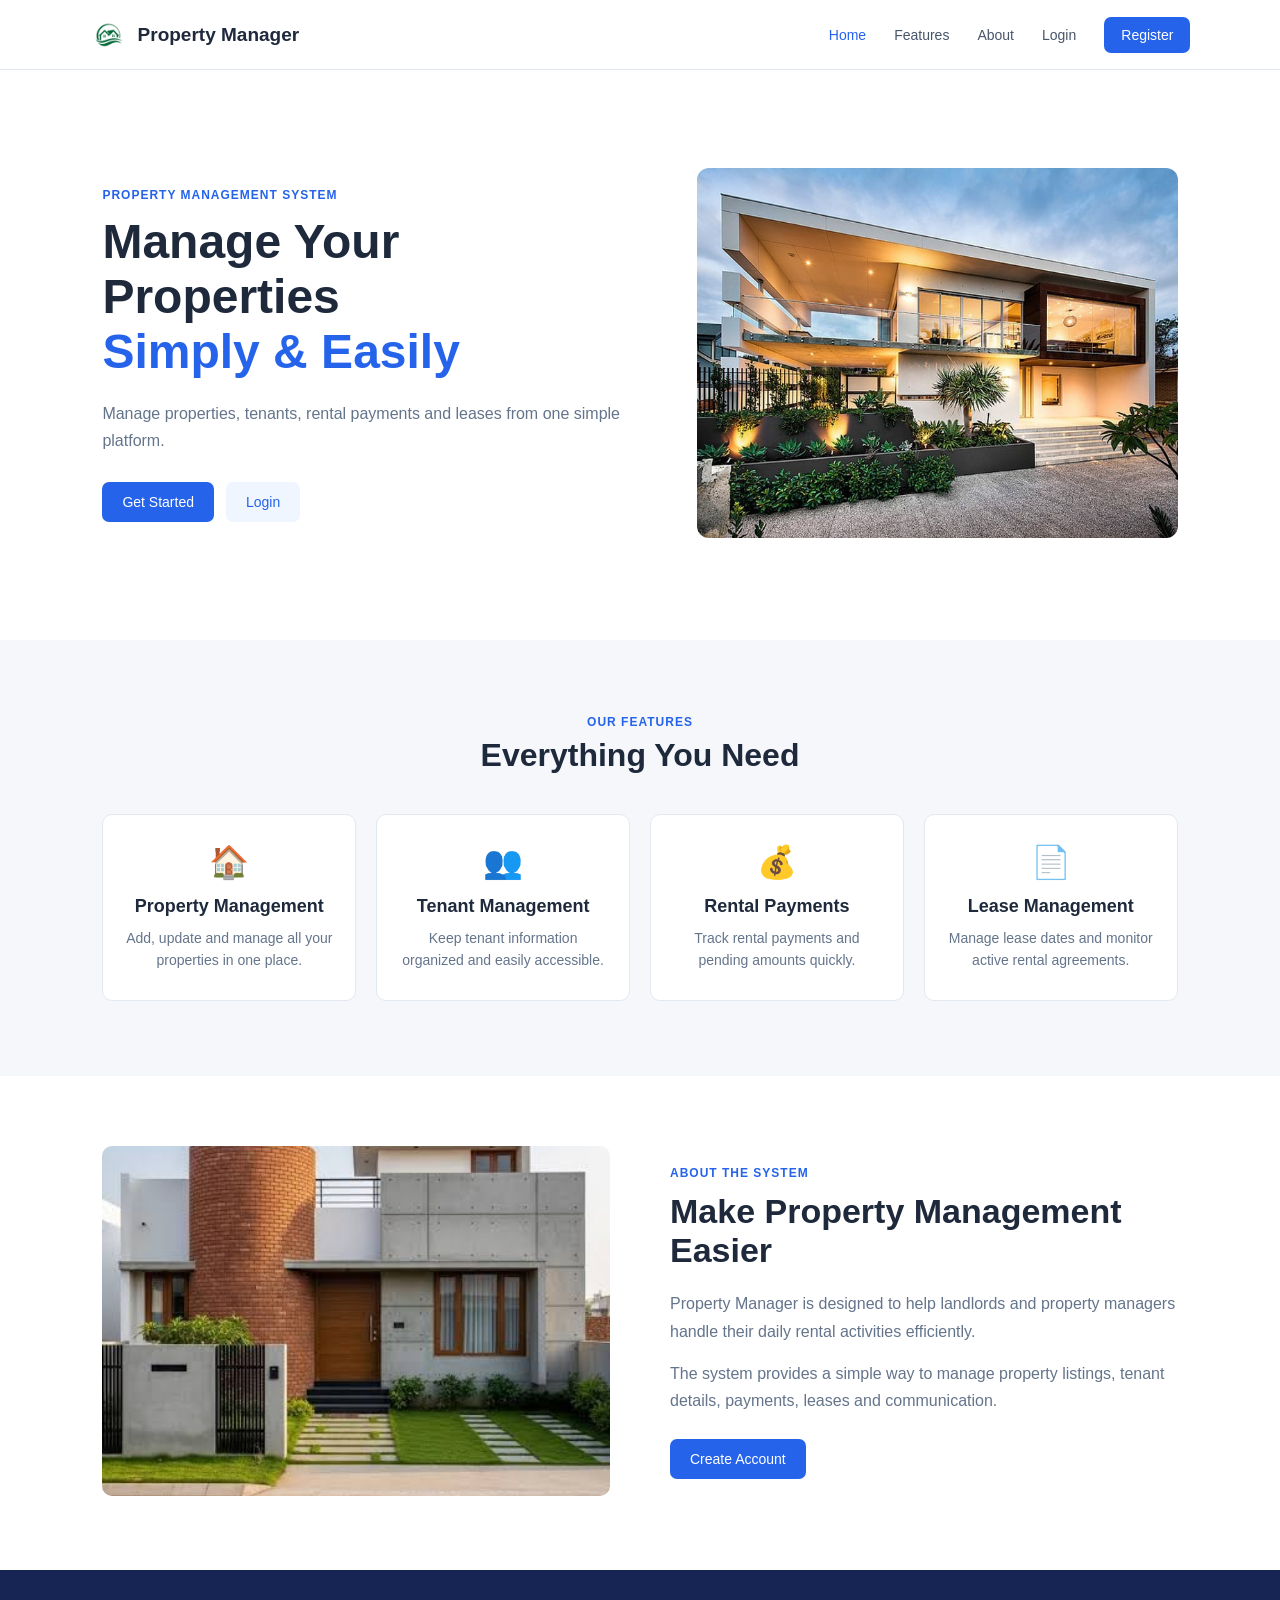
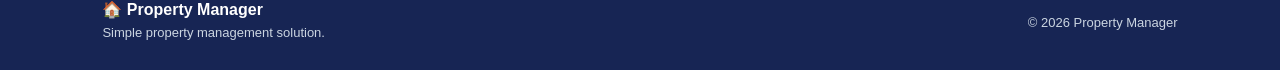
<file: index.html>
<!DOCTYPE html>
<html lang="en">
<head>
    <meta charset="UTF-8">
    <meta name="viewport" content="width=device-width, initial-scale=1.0">

    <title>Property Manager</title>

    <link rel="stylesheet" href="css/style.css">
</head>

<body>

    <!-- NAVBAR -->

    <header class="navbar">

        <div class="logo-area">
            <img src="assets/images/logo.png" alt="Logo">
            <span>Property Manager</span>
        </div>

        <nav>
            <a href="index.html" class="active">Home</a>
            <a href="#features">Features</a>
            <a href="#about">About</a>
            <a href="login.html">Login</a>
            <a href="register.html" class="nav-button">Register</a>
        </nav>

    </header>


    <!-- HERO -->

    <section class="hero">

        <div class="hero-content">

            <p class="small-title">
                PROPERTY MANAGEMENT SYSTEM
            </p>

            <h1>
                Manage Your Properties
                <span>Simply & Easily</span>
            </h1>

            <p>
                Manage properties, tenants, rental payments and leases
                from one simple platform.
            </p>

            <div class="hero-buttons">

                <a href="register.html" class="primary-button">
                    Get Started
                </a>

                <a href="login.html" class="secondary-button">
                    Login
                </a>

            </div>

        </div>


        <div class="hero-image">

            <img
                src="assets/images/hero-property.jpg"
                alt="Property"
            >

        </div>

    </section>


    <!-- FEATURES -->

    <section class="features" id="features">

        <div class="section-title">

            <p>OUR FEATURES</p>

            <h2>Everything You Need</h2>

        </div>


        <div class="feature-grid">

            <div class="feature-card">

                <div class="feature-icon">🏠</div>

                <h3>Property Management</h3>

                <p>
                    Add, update and manage all your properties
                    in one place.
                </p>

            </div>


            <div class="feature-card">

                <div class="feature-icon">👥</div>

                <h3>Tenant Management</h3>

                <p>
                    Keep tenant information organized and
                    easily accessible.
                </p>

            </div>


            <div class="feature-card">

                <div class="feature-icon">💰</div>

                <h3>Rental Payments</h3>

                <p>
                    Track rental payments and pending
                    amounts quickly.
                </p>

            </div>


            <div class="feature-card">

                <div class="feature-icon">📄</div>

                <h3>Lease Management</h3>

                <p>
                    Manage lease dates and monitor active
                    rental agreements.
                </p>

            </div>

        </div>

    </section>


    <!-- ABOUT -->

    <section class="about" id="about">

        <div class="about-image">

            <img
                src="assets/images/house.jpg"
                alt="House"
            >

        </div>


        <div class="about-content">

            <p class="small-title">
                ABOUT THE SYSTEM
            </p>

            <h2>
                Make Property Management Easier
            </h2>

            <p>
                Property Manager is designed to help landlords
                and property managers handle their daily rental
                activities efficiently.
            </p>

            <p>
                The system provides a simple way to manage
                property listings, tenant details, payments,
                leases and communication.
            </p>

            <a href="register.html" class="primary-button">
                Create Account
            </a>

        </div>

    </section>


    <!-- FOOTER -->

    <footer>

        <div>
            <strong>🏠 Property Manager</strong>
            <p>Simple property management solution.</p>
        </div>

        <div>
            <p>© 2026 Property Manager</p>
        </div>

    </footer>


    <script src="js/main.js"></script>

</body>
</html>
</file>
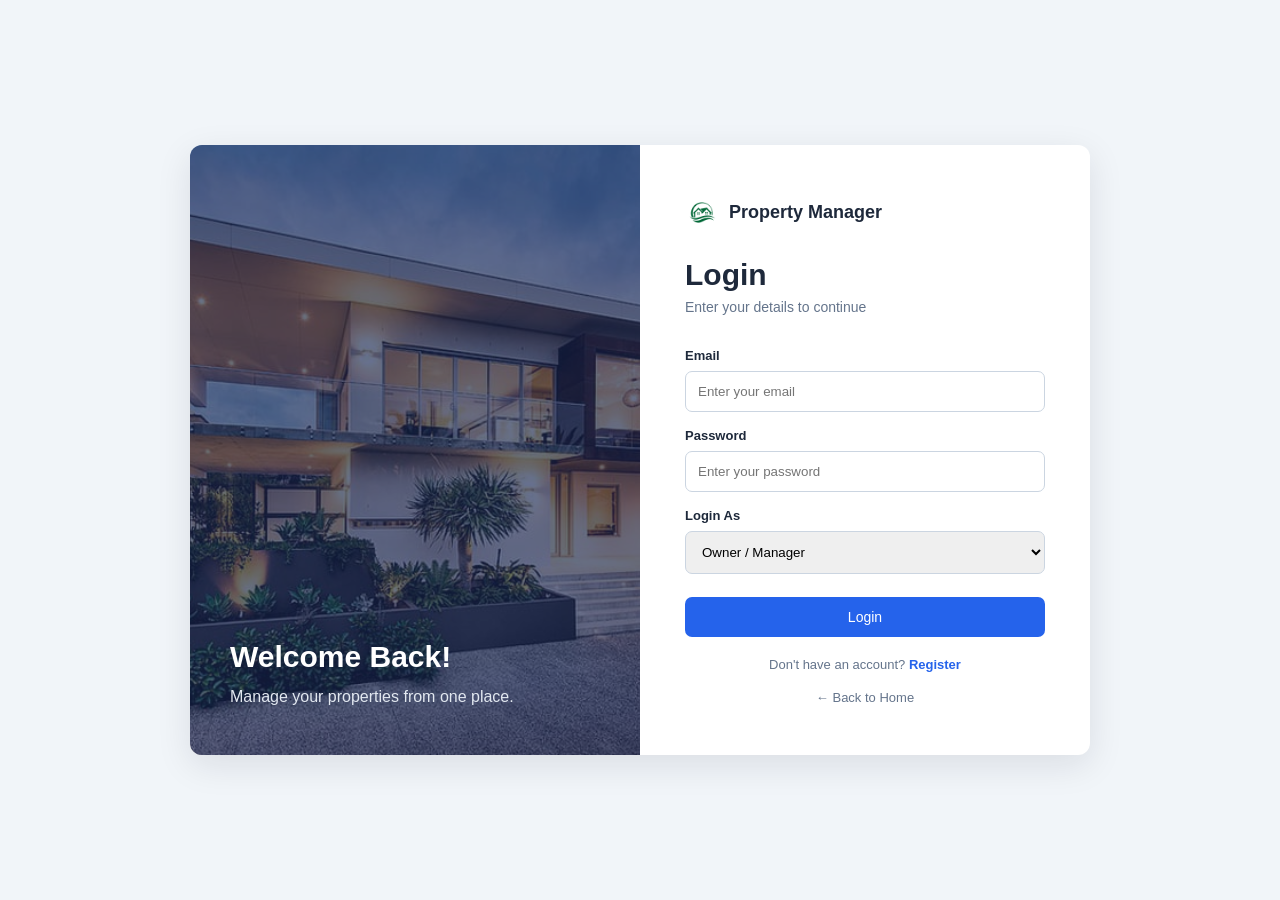
<file: login.html>
<!DOCTYPE html>
<html lang="en">

<head>

    <meta charset="UTF-8">

    <meta name="viewport"
          content="width=device-width, initial-scale=1.0">

    <title>Login - Property Manager</title>

    <link rel="stylesheet"
          href="css/style.css">

    <link rel="stylesheet"
          href="css/login.css">

</head>


<body class="auth-body">


    <div class="auth-container">


        <div class="auth-image">

            <img
                src="assets/images/hero-property.jpg"
                alt="Property"
            >

            <div class="auth-image-text">

                <h2>Welcome Back!</h2>

                <p>
                    Manage your properties from one place.
                </p>

            </div>

        </div>


        <div class="auth-form">

            <div class="auth-logo">

                <img
                    src="assets/images/logo.png"
                    alt="Logo"
                >

                <h2>Property Manager</h2>

            </div>


            <h1>Login</h1>

            <p class="auth-subtitle">
                Enter your details to continue
            </p>


            <form id="loginForm">


                <label>Email</label>

                <input
                    type="email"
                    id="loginEmail"
                    placeholder="Enter your email"
                    required
                >


                <label>Password</label>

                <input
                    type="password"
                    id="loginPassword"
                    placeholder="Enter your password"
                    required
                >


                <label>Login As</label>

                <select id="loginRole">

                    <option value="owner">
                        Owner / Manager
                    </option>

                    <option value="tenant">
                        Tenant
                    </option>

                </select>


                <button type="submit">
                    Login
                </button>


            </form>


            <p class="auth-bottom">

                Don't have an account?

                <a href="register.html">
                    Register
                </a>

            </p>


            <a href="index.html"
               class="back-home">
                ← Back to Home
            </a>


        </div>

    </div>


    <script src="js/login.js"></script>

</body>
</html>
</file>
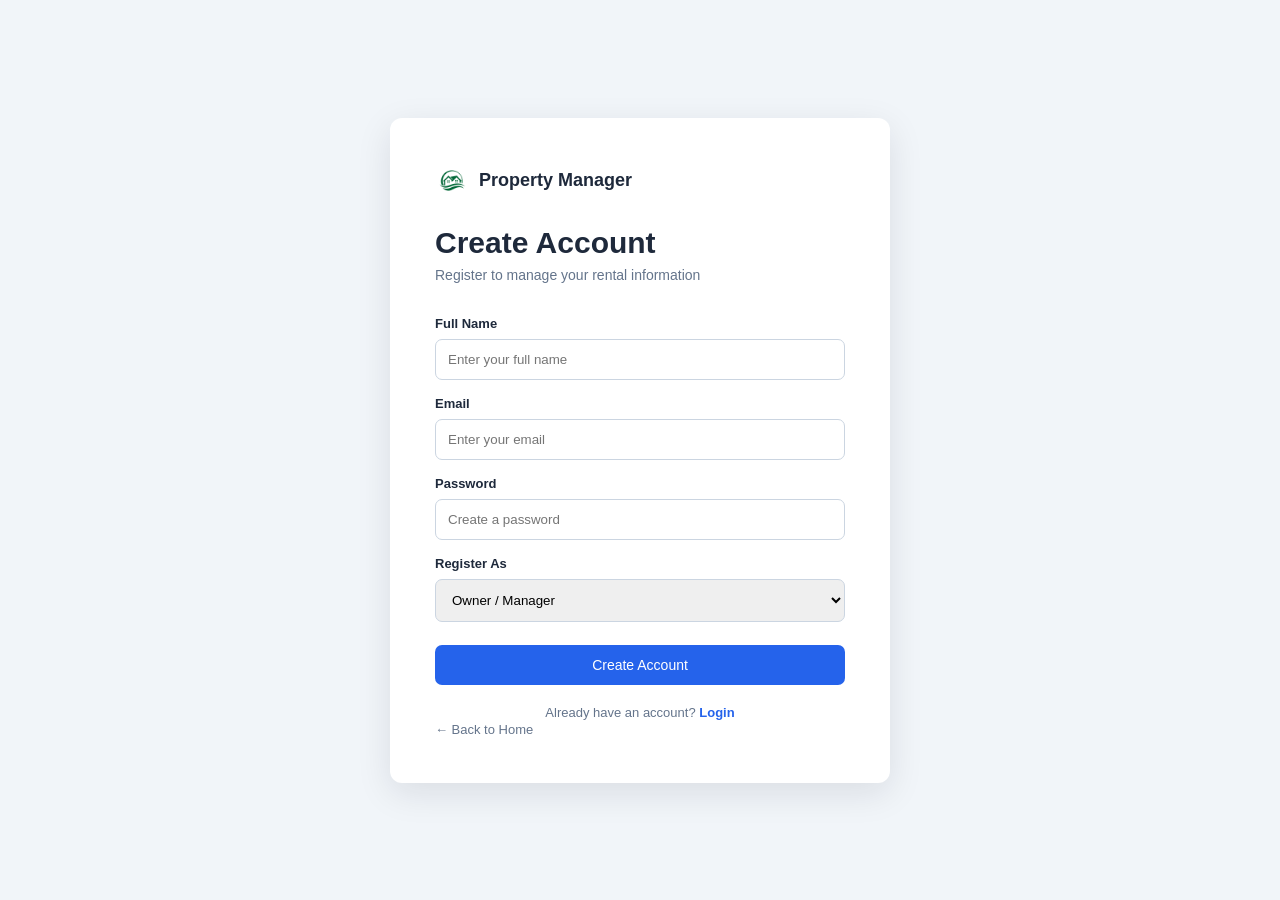
<file: register.html>
<!DOCTYPE html>
<html lang="en">

<head>

    <meta charset="UTF-8">

    <meta name="viewport"
          content="width=device-width, initial-scale=1.0">

    <title>Register - Property Manager</title>

    <link rel="stylesheet"
          href="css/style.css">

    <link rel="stylesheet"
          href="css/login.css">

</head>


<body class="auth-body">


    <div class="register-card">


        <div class="auth-logo">

            <img
                src="assets/images/logo.png"
                alt="Logo"
            >

            <h2>Property Manager</h2>

        </div>


        <h1>Create Account</h1>

        <p class="auth-subtitle">
            Register to manage your rental information
        </p>


        <form id="registerForm">


            <label>Full Name</label>

            <input
                type="text"
                id="registerName"
                placeholder="Enter your full name"
                required
            >


            <label>Email</label>

            <input
                type="email"
                id="registerEmail"
                placeholder="Enter your email"
                required
            >


            <label>Password</label>

            <input
                type="password"
                id="registerPassword"
                placeholder="Create a password"
                required
            >


            <label>Register As</label>

            <select id="registerRole">

                <option value="owner">
                    Owner / Manager
                </option>

                <option value="tenant">
                    Tenant
                </option>

            </select>


            <button type="submit">
                Create Account
            </button>


        </form>


        <p class="auth-bottom">

            Already have an account?

            <a href="login.html">
                Login
            </a>

        </p>


        <a href="index.html"
           class="back-home">
            ← Back to Home
        </a>


    </div>


    <script src="js/register.js"></script>

</body>
</html>
</file>
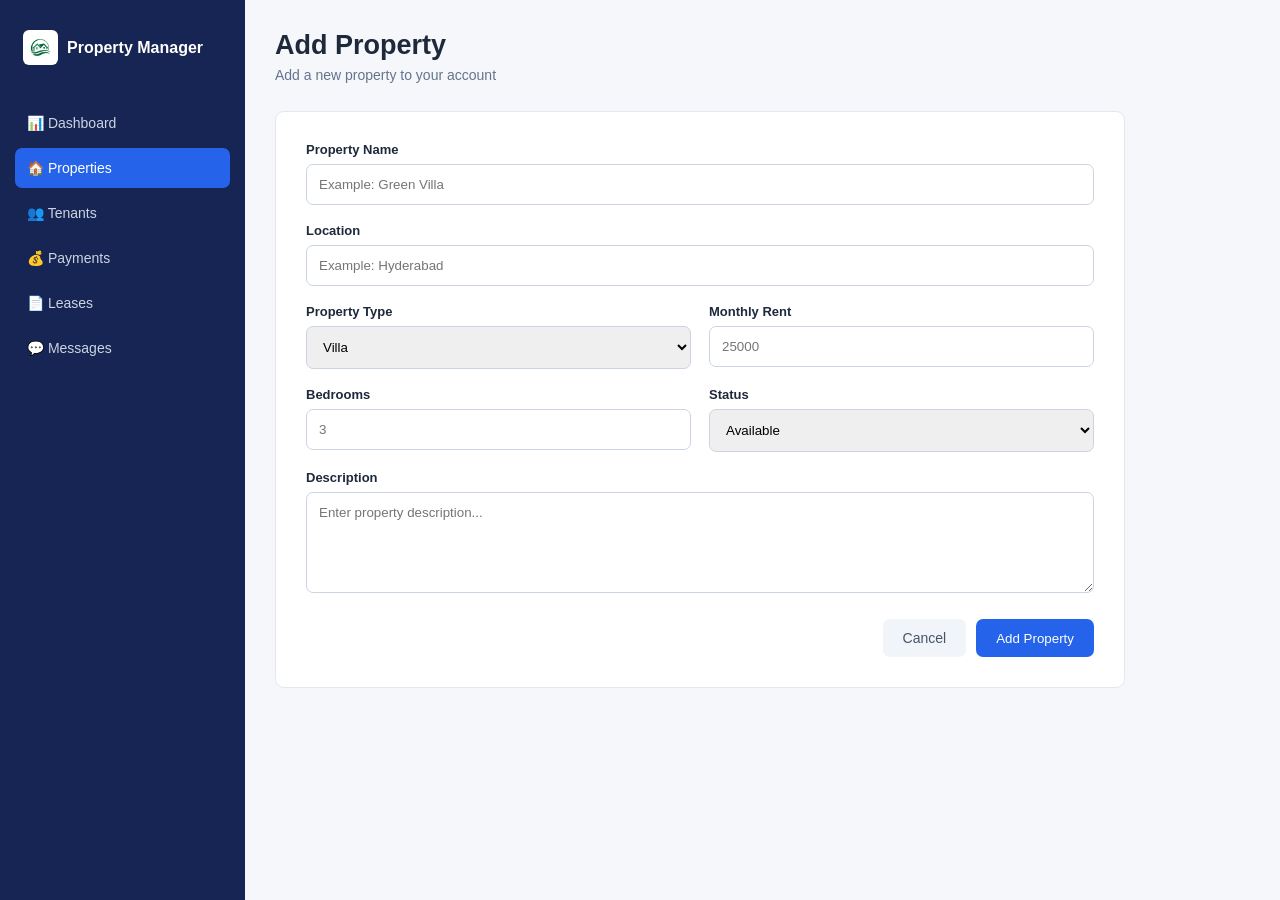
<file: owner/add-property.html>
<!DOCTYPE html>
<html lang="en">

<head>

    <meta charset="UTF-8">

    <meta name="viewport"
          content="width=device-width, initial-scale=1.0">

    <title>Add Property</title>

    <link rel="stylesheet"
          href="../css/style.css">

    <link rel="stylesheet"
          href="../css/dashboard.css">

</head>


<body>


    <aside class="sidebar">

        <div class="sidebar-logo">

            <img src="../assets/images/logo.png">

            <span>Property Manager</span>

        </div>


        <nav class="sidebar-nav">

            <a href="dashboard.html">
                📊 Dashboard
            </a>

            <a href="properties.html"
               class="active">
                🏠 Properties
            </a>

            <a href="tenants.html">
                👥 Tenants
            </a>

            <a href="payments.html">
                💰 Payments
            </a>

            <a href="leases.html">
                📄 Leases
            </a>

            <a href="../communication/messages.html">
                💬 Messages
            </a>

        </nav>

    </aside>


    <main class="dashboard-main">


        <header class="dashboard-header">

            <div>

                <h1>Add Property</h1>

                <p>
                    Add a new property to your account
                </p>

            </div>

        </header>


        <section class="form-section">


            <form id="propertyForm"
                  class="property-form">


                <div class="form-group">

                    <label>Property Name</label>

                    <input
                        type="text"
                        id="propertyName"
                        placeholder="Example: Green Villa"
                        required
                    >

                </div>


                <div class="form-group">

                    <label>Location</label>

                    <input
                        type="text"
                        id="propertyLocation"
                        placeholder="Example: Hyderabad"
                        required
                    >

                </div>


                <div class="form-row">


                    <div class="form-group">

                        <label>Property Type</label>

                        <select id="propertyType">

                            <option>
                                Villa
                            </option>

                            <option>
                                Apartment
                            </option>

                            <option>
                                House
                            </option>

                            <option>
                                Commercial
                            </option>

                        </select>

                    </div>


                    <div class="form-group">

                        <label>Monthly Rent</label>

                        <input
                            type="number"
                            id="propertyRent"
                            placeholder="25000"
                            required
                        >

                    </div>


                </div>


                <div class="form-row">


                    <div class="form-group">

                        <label>Bedrooms</label>

                        <input
                            type="number"
                            id="propertyBedrooms"
                            placeholder="3"
                            min="0"
                        >

                    </div>


                    <div class="form-group">

                        <label>Status</label>

                        <select id="propertyStatus">

                            <option value="Available">
                                Available
                            </option>

                            <option value="Rented">
                                Rented
                            </option>

                        </select>

                    </div>


                </div>


                <div class="form-group">

                    <label>Description</label>

                    <textarea
                        id="propertyDescription"
                        rows="5"
                        placeholder="Enter property description..."
                    ></textarea>

                </div>


                <div class="form-actions">

                    <a
                        href="properties.html"
                        class="cancel-button">
                        Cancel
                    </a>

                    <button type="submit">
                        Add Property
                    </button>

                </div>


            </form>


        </section>


    </main>


    <script src="../js/main.js"></script>
    <script src="../js/owner.js"></script>

</body>
</html>
</file>
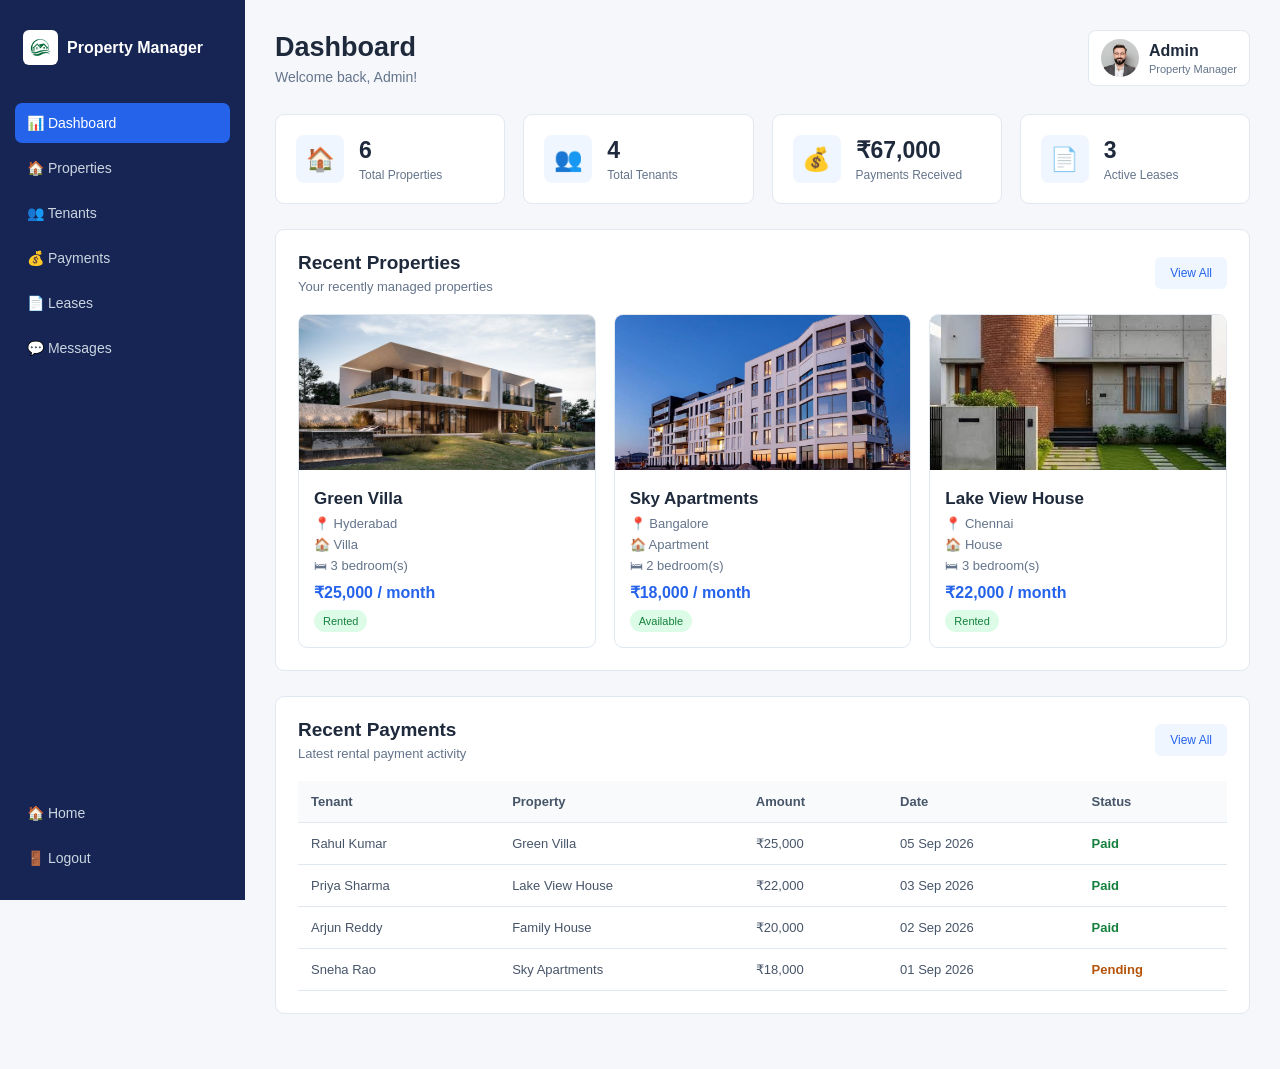
<file: owner/dashboard.html>
<!DOCTYPE html>
<html lang="en">

<head>

    <meta charset="UTF-8">

    <meta name="viewport"
          content="width=device-width, initial-scale=1.0">

    <title>Owner Dashboard</title>

    <link rel="stylesheet"
          href="../css/style.css">

    <link rel="stylesheet"
          href="../css/dashboard.css">

</head>


<body>


    <!-- SIDEBAR -->

    <aside class="sidebar">

        <div class="sidebar-logo">

            <img
                src="../assets/images/logo.png"
                alt="Logo"
            >

            <span>Property Manager</span>

        </div>


        <nav class="sidebar-nav">

            <a href="dashboard.html"
               class="active">
                📊 Dashboard
            </a>

            <a href="properties.html">
                🏠 Properties
            </a>

            <a href="tenants.html">
                👥 Tenants
            </a>

            <a href="payments.html">
                💰 Payments
            </a>

            <a href="leases.html">
                📄 Leases
            </a>

            <a href="../communication/messages.html">
                💬 Messages
            </a>

        </nav>


        <div class="sidebar-bottom">

            <a href="../index.html">
                🏠 Home
            </a>

            <a href="../login.html"
               onclick="logout()">
                🚪 Logout
            </a>

        </div>

    </aside>


    <!-- MAIN -->

    <main class="dashboard-main">


        <header class="dashboard-header">

            <div>

                <h1>Dashboard</h1>

                <p>
                    Welcome back, Admin!
                </p>

            </div>


            <div class="profile-area">

                <img
                    src="../assets/images/admin.jpg"
                    alt="Admin"
                >

                <div>

                    <strong>Admin</strong>

                    <small>
                        Property Manager
                    </small>

                </div>

            </div>

        </header>


        <!-- STAT CARDS -->

        <section class="stats-grid">


            <div class="stat-card">

                <div class="stat-icon">
                    🏠
                </div>

                <div>

                    <h3 id="propertyCount">
                        0
                    </h3>

                    <p>Total Properties</p>

                </div>

            </div>


            <div class="stat-card">

                <div class="stat-icon">
                    👥
                </div>

                <div>

                    <h3 id="tenantCount">
                        0
                    </h3>

                    <p>Total Tenants</p>

                </div>

            </div>


            <div class="stat-card">

                <div class="stat-icon">
                    💰
                </div>

                <div>

                    <h3 id="paymentAmount">
                        ₹0
                    </h3>

                    <p>Payments Received</p>

                </div>

            </div>


            <div class="stat-card">

                <div class="stat-icon">
                    📄
                </div>

                <div>

                    <h3 id="leaseCount">
                        0
                    </h3>

                    <p>Active Leases</p>

                </div>

            </div>


        </section>


        <!-- RECENT PROPERTIES -->

        <section class="dashboard-section">


            <div class="section-heading">

                <div>

                    <h2>Recent Properties</h2>

                    <p>
                        Your recently managed properties
                    </p>

                </div>


                <a
                    href="properties.html"
                    class="small-button">
                    View All
                </a>

            </div>


            <div
                id="recentProperties"
                class="property-grid">
            </div>


        </section>


        <!-- PAYMENTS -->

        <section class="dashboard-section">


            <div class="section-heading">

                <div>

                    <h2>Recent Payments</h2>

                    <p>
                        Latest rental payment activity
                    </p>

                </div>


                <a
                    href="payments.html"
                    class="small-button">
                    View All
                </a>

            </div>


            <div class="table-container">

                <table>

                    <thead>

                        <tr>

                            <th>Tenant</th>
                            <th>Property</th>
                            <th>Amount</th>
                            <th>Date</th>
                            <th>Status</th>

                        </tr>

                    </thead>


                    <tbody id="recentPaymentTable">
                    </tbody>

                </table>

            </div>


        </section>


    </main>


    <script src="../js/main.js"></script>
    <script src="../js/owner.js"></script>

</body>
</html>
</file>
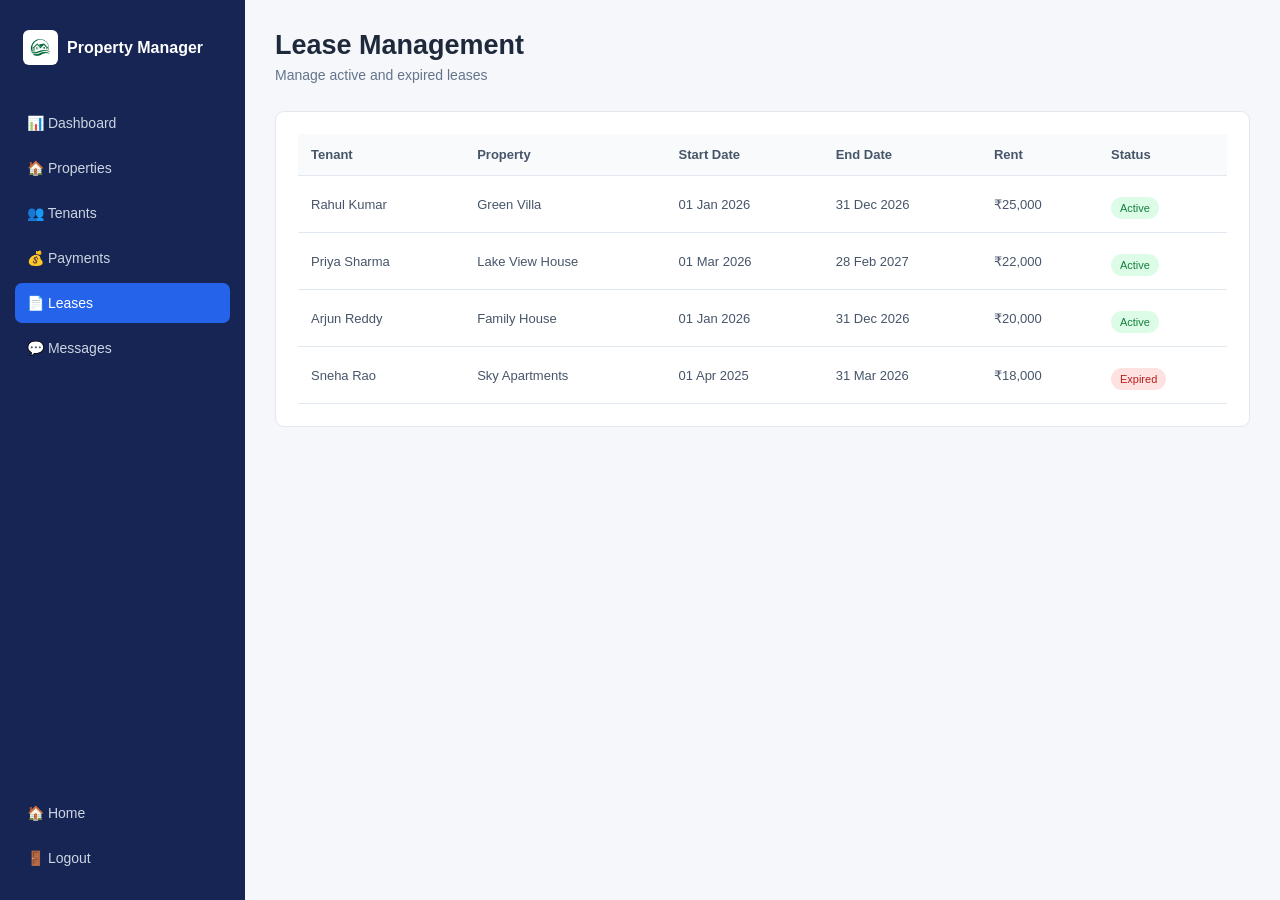
<file: owner/leases.html>
<!DOCTYPE html>
<html lang="en">

<head>

    <meta charset="UTF-8">

    <meta name="viewport"
          content="width=device-width, initial-scale=1.0">

    <title>Leases</title>

    <link rel="stylesheet"
          href="../css/style.css">

    <link rel="stylesheet"
          href="../css/dashboard.css">

    <link rel="stylesheet"
          href="../css/tables.css">

</head>


<body>


    <aside class="sidebar">

        <div class="sidebar-logo">

            <img src="../assets/images/logo.png">

            <span>Property Manager</span>

        </div>


        <nav class="sidebar-nav">

            <a href="dashboard.html">📊 Dashboard</a>

            <a href="properties.html">🏠 Properties</a>

            <a href="tenants.html">👥 Tenants</a>

            <a href="payments.html">💰 Payments</a>

            <a href="leases.html"
               class="active">
                📄 Leases
            </a>

            <a href="../communication/messages.html">
                💬 Messages
            </a>

        </nav>


        <div class="sidebar-bottom">

            <a href="../index.html">🏠 Home</a>

            <a href="../login.html"
               onclick="logout()">
                🚪 Logout
            </a>

        </div>

    </aside>


    <main class="dashboard-main">


        <header class="dashboard-header">

            <div>

                <h1>Lease Management</h1>

                <p>
                    Manage active and expired leases
                </p>

            </div>

        </header>


        <section class="dashboard-section">


            <div class="table-container">

                <table>

                    <thead>

                        <tr>

                            <th>Tenant</th>
                            <th>Property</th>
                            <th>Start Date</th>
                            <th>End Date</th>
                            <th>Rent</th>
                            <th>Status</th>

                        </tr>

                    </thead>


                    <tbody id="leaseTable">
                    </tbody>

                </table>

            </div>


        </section>


    </main>


    <script src="../js/main.js"></script>
    <script src="../js/owner.js"></script>

</body>
</html>
</file>
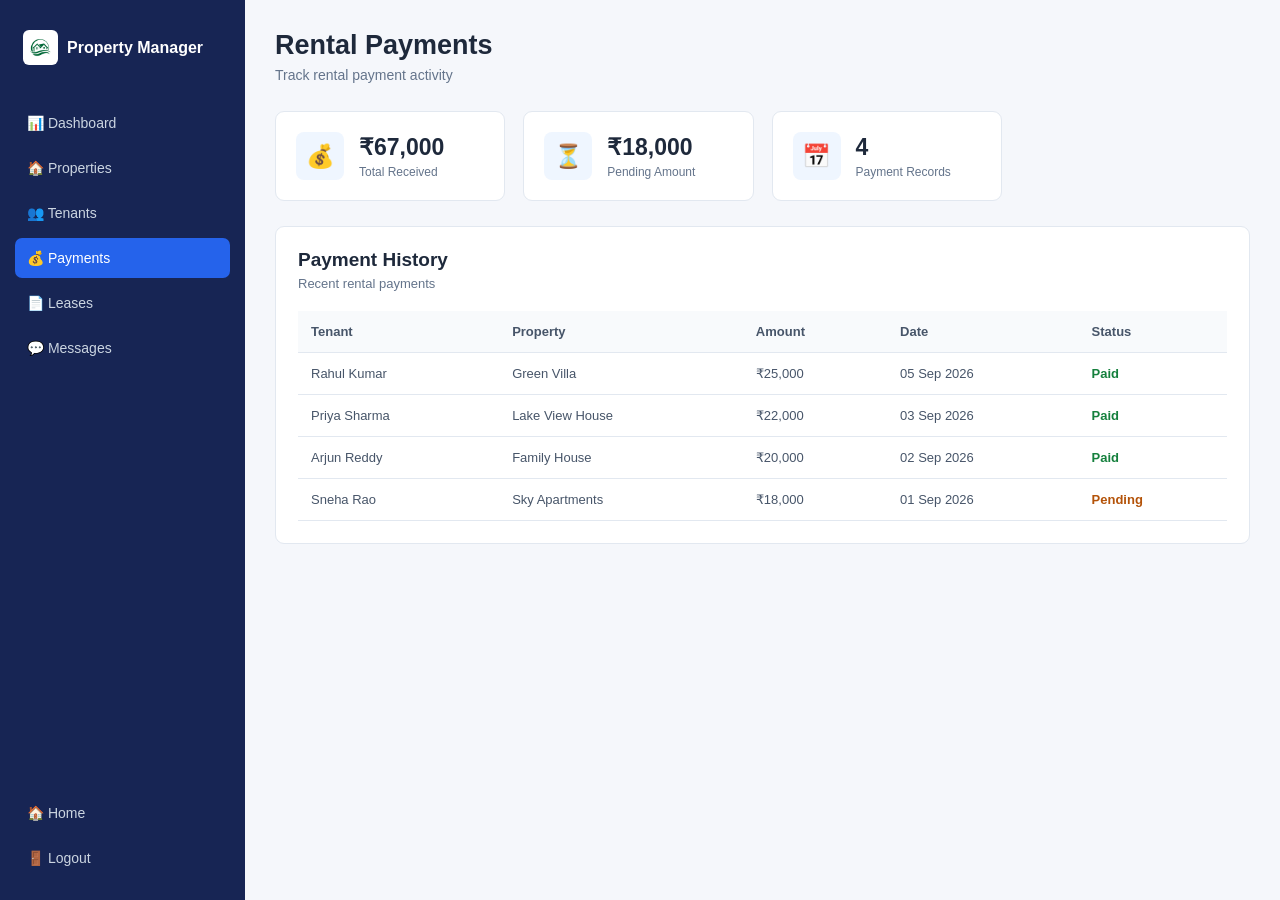
<file: owner/payments.html>
<!DOCTYPE html>
<html lang="en">

<head>

    <meta charset="UTF-8">

    <meta name="viewport"
          content="width=device-width, initial-scale=1.0">

    <title>Payments</title>

    <link rel="stylesheet"
          href="../css/style.css">

    <link rel="stylesheet"
          href="../css/dashboard.css">

    <link rel="stylesheet"
          href="../css/tables.css">

</head>


<body>


    <aside class="sidebar">

        <div class="sidebar-logo">

            <img src="../assets/images/logo.png">

            <span>Property Manager</span>

        </div>


        <nav class="sidebar-nav">

            <a href="dashboard.html">📊 Dashboard</a>

            <a href="properties.html">🏠 Properties</a>

            <a href="tenants.html">👥 Tenants</a>

            <a href="payments.html"
               class="active">
                💰 Payments
            </a>

            <a href="leases.html">📄 Leases</a>

            <a href="../communication/messages.html">
                💬 Messages
            </a>

        </nav>


        <div class="sidebar-bottom">

            <a href="../index.html">🏠 Home</a>

            <a href="../login.html"
               onclick="logout()">
                🚪 Logout
            </a>

        </div>

    </aside>


    <main class="dashboard-main">


        <header class="dashboard-header">

            <div>

                <h1>Rental Payments</h1>

                <p>
                    Track rental payment activity
                </p>

            </div>

        </header>


        <section class="stats-grid">


            <div class="stat-card">

                <div class="stat-icon">💰</div>

                <div>

                    <h3 id="totalReceived">
                        ₹0
                    </h3>

                    <p>Total Received</p>

                </div>

            </div>


            <div class="stat-card">

                <div class="stat-icon">⏳</div>

                <div>

                    <h3 id="pendingAmount">
                        ₹0
                    </h3>

                    <p>Pending Amount</p>

                </div>

            </div>


            <div class="stat-card">

                <div class="stat-icon">📅</div>

                <div>

                    <h3 id="paymentRecords">
                        0
                    </h3>

                    <p>Payment Records</p>

                </div>

            </div>


        </section>


        <section class="dashboard-section">


            <div class="section-heading">

                <div>

                    <h2>Payment History</h2>

                    <p>
                        Recent rental payments
                    </p>

                </div>

            </div>


            <div class="table-container">

                <table>

                    <thead>

                        <tr>

                            <th>Tenant</th>
                            <th>Property</th>
                            <th>Amount</th>
                            <th>Date</th>
                            <th>Status</th>

                        </tr>

                    </thead>


                    <tbody id="paymentTable">
                    </tbody>

                </table>

            </div>


        </section>


    </main>


    <script src="../js/main.js"></script>
    <script src="../js/owner.js"></script>

</body>
</html>
</file>
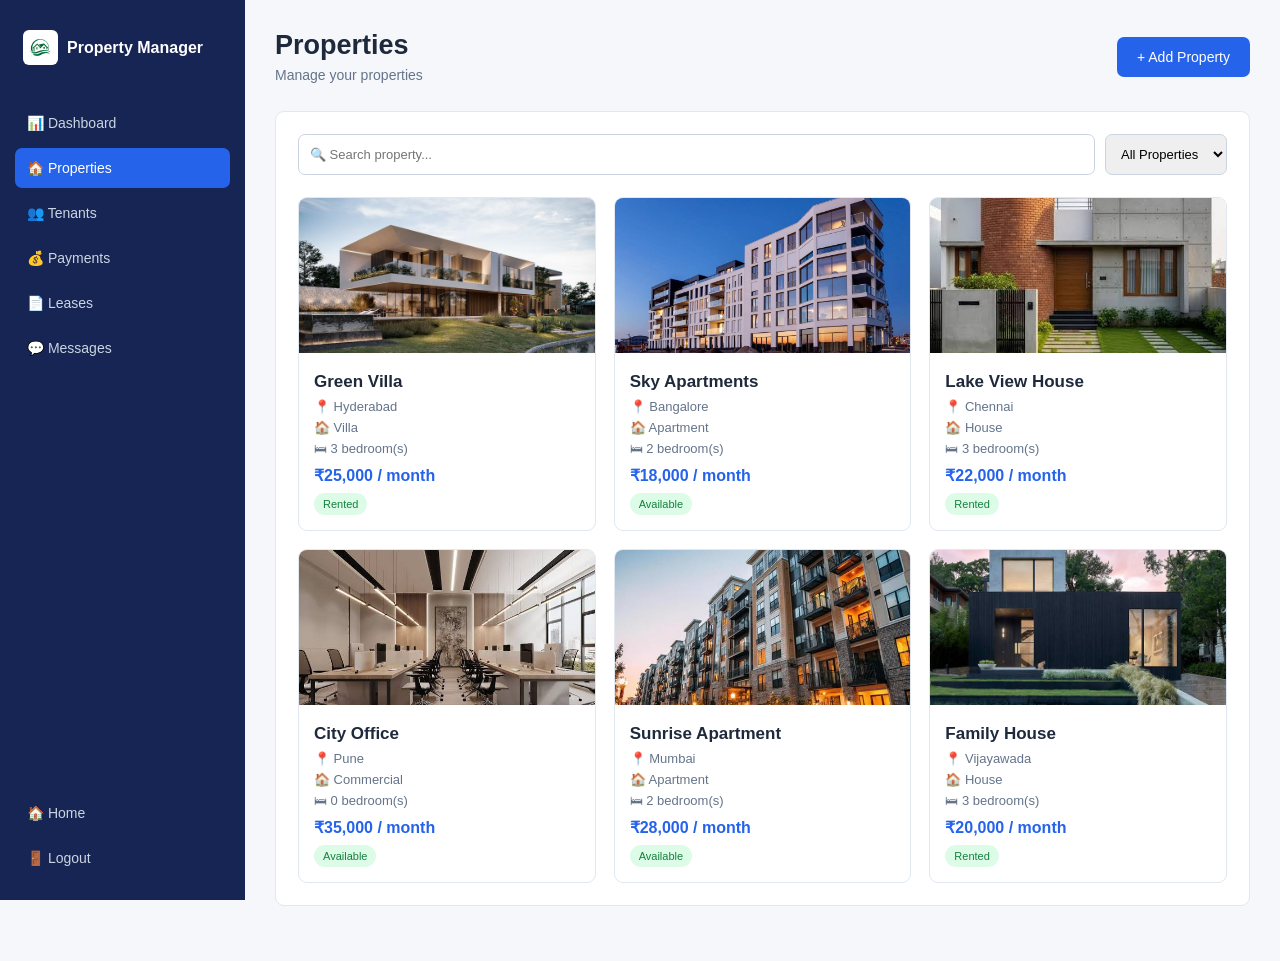
<file: owner/properties.html>
<!DOCTYPE html>
<html lang="en">

<head>

    <meta charset="UTF-8">

    <meta name="viewport"
          content="width=device-width, initial-scale=1.0">

    <title>Properties</title>

    <link rel="stylesheet"
          href="../css/style.css">

    <link rel="stylesheet"
          href="../css/dashboard.css">

    <link rel="stylesheet"
          href="../css/properties.css">

</head>


<body>


    <aside class="sidebar">

        <div class="sidebar-logo">

            <img src="../assets/images/logo.png">

            <span>Property Manager</span>

        </div>


        <nav class="sidebar-nav">

            <a href="dashboard.html">
                📊 Dashboard
            </a>

            <a href="properties.html"
               class="active">
                🏠 Properties
            </a>

            <a href="tenants.html">
                👥 Tenants
            </a>

            <a href="payments.html">
                💰 Payments
            </a>

            <a href="leases.html">
                📄 Leases
            </a>

            <a href="../communication/messages.html">
                💬 Messages
            </a>

        </nav>


        <div class="sidebar-bottom">

            <a href="../index.html">
                🏠 Home
            </a>

            <a href="../login.html"
               onclick="logout()">
                🚪 Logout
            </a>

        </div>

    </aside>


    <main class="dashboard-main">


        <header class="dashboard-header">

            <div>

                <h1>Properties</h1>

                <p>
                    Manage your properties
                </p>

            </div>


            <a
                href="add-property.html"
                class="primary-button">
                + Add Property
            </a>

        </header>


        <section class="dashboard-section">


            <div class="search-area">

                <input
                    type="text"
                    id="propertySearch"
                    placeholder="🔍 Search property..."
                >

                <select id="propertyFilter">

                    <option value="all">
                        All Properties
                    </option>

                    <option value="Available">
                        Available
                    </option>

                    <option value="Rented">
                        Rented
                    </option>

                </select>

            </div>


            <div
                id="allProperties"
                class="property-grid">
            </div>


        </section>


    </main>


    <script src="../js/main.js"></script>
    <script src="../js/owner.js"></script>

</body>
</html>
</file>
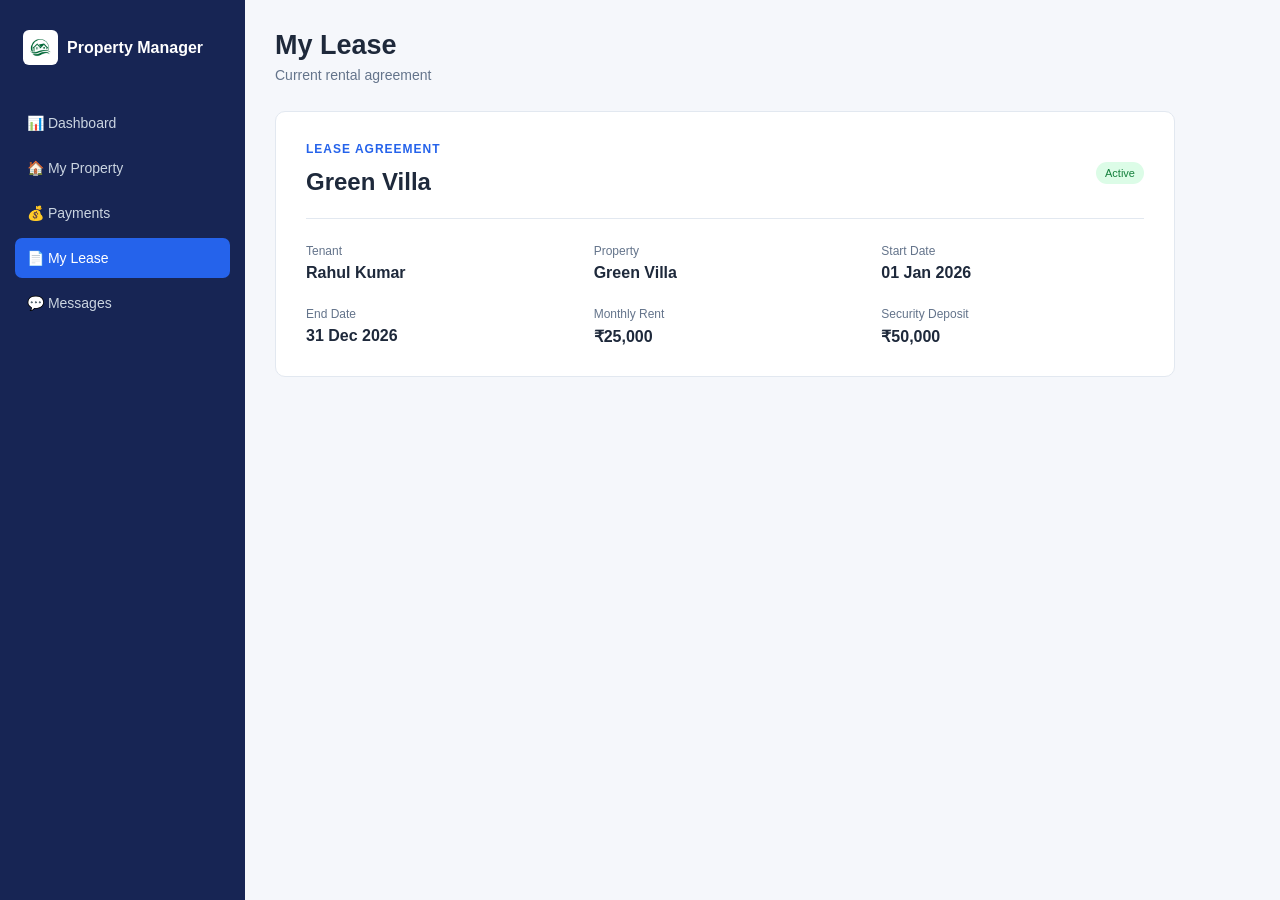
<file: tenant/lease.html>
<!DOCTYPE html>
<html lang="en">

<head>

    <meta charset="UTF-8">

    <meta name="viewport"
          content="width=device-width, initial-scale=1.0">

    <title>My Lease</title>

    <link rel="stylesheet"
          href="../css/style.css">

    <link rel="stylesheet"
          href="../css/dashboard.css">

</head>


<body>


    <aside class="sidebar">

        <div class="sidebar-logo">

            <img src="../assets/images/logo.png">

            <span>Property Manager</span>

        </div>


        <nav class="sidebar-nav">

            <a href="dashboard.html">
                📊 Dashboard
            </a>

            <a href="property.html">
                🏠 My Property
            </a>

            <a href="payments.html">
                💰 Payments
            </a>

            <a href="lease.html"
               class="active">
                📄 My Lease
            </a>

            <a href="../communication/messages.html">
                💬 Messages
            </a>

        </nav>

    </aside>


    <main class="dashboard-main">


        <header class="dashboard-header">

            <div>

                <h1>My Lease</h1>

                <p>
                    Current rental agreement
                </p>

            </div>

        </header>


        <section class="lease-card">


            <div class="lease-header">

                <div>

                    <p class="small-title">
                        LEASE AGREEMENT
                    </p>

                    <h2>Green Villa</h2>

                </div>


                <span class="status-badge">
                    Active
                </span>

            </div>


            <div class="lease-details">


                <div>

                    <span>Tenant</span>

                    <strong>
                        Rahul Kumar
                    </strong>

                </div>


                <div>

                    <span>Property</span>

                    <strong>
                        Green Villa
                    </strong>

                </div>


                <div>

                    <span>Start Date</span>

                    <strong>
                        01 Jan 2026
                    </strong>

                </div>


                <div>

                    <span>End Date</span>

                    <strong>
                        31 Dec 2026
                    </strong>

                </div>


                <div>

                    <span>Monthly Rent</span>

                    <strong>
                        ₹25,000
                    </strong>

                </div>


                <div>

                    <span>Security Deposit</span>

                    <strong>
                        ₹50,000
                    </strong>

                </div>


            </div>


        </section>


    </main>


</body>
</html>
</file>
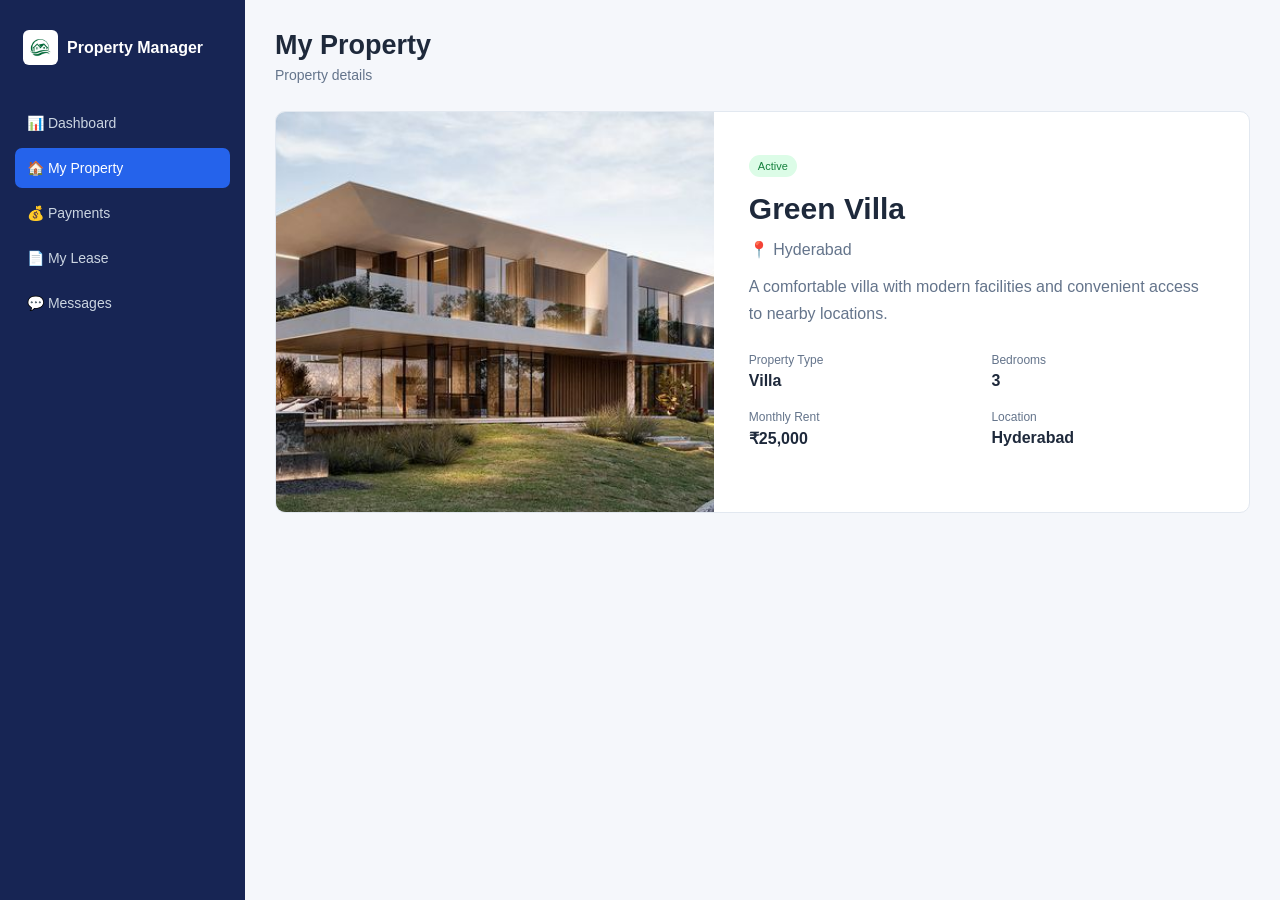
<file: tenant/my-property.html>
<!DOCTYPE html>
<html lang="en">

<head>

    <meta charset="UTF-8">

    <meta name="viewport"
          content="width=device-width, initial-scale=1.0">

    <title>My Property</title>

    <link rel="stylesheet"
          href="../css/style.css">

    <link rel="stylesheet"
          href="../css/dashboard.css">

</head>


<body>


    <aside class="sidebar">

        <div class="sidebar-logo">

            <img src="../assets/images/logo.png">

            <span>Property Manager</span>

        </div>


        <nav class="sidebar-nav">

            <a href="dashboard.html">
                📊 Dashboard
            </a>

            <a href="property.html"
               class="active">
                🏠 My Property
            </a>

            <a href="payments.html">
                💰 Payments
            </a>

            <a href="lease.html">
                📄 My Lease
            </a>

            <a href="../communication/messages.html">
                💬 Messages
            </a>

        </nav>

    </aside>


    <main class="dashboard-main">


        <header class="dashboard-header">

            <div>

                <h1>My Property</h1>

                <p>
                    Property details
                </p>

            </div>

        </header>


        <section class="property-detail">


            <img
                src="../assets/images/villa.jpg"
                alt="Green Villa"
            >


            <div class="property-detail-content">

                <span class="status-badge">
                    Active
                </span>

                <h1>Green Villa</h1>

                <p>📍 Hyderabad</p>

                <p>
                    A comfortable villa with modern
                    facilities and convenient access
                    to nearby locations.
                </p>


                <div class="detail-grid">

                    <div>

                        <span>Property Type</span>

                        <strong>
                            Villa
                        </strong>

                    </div>


                    <div>

                        <span>Bedrooms</span>

                        <strong>
                            3
                        </strong>

                    </div>


                    <div>

                        <span>Monthly Rent</span>

                        <strong>
                            ₹25,000
                        </strong>

                    </div>


                    <div>

                        <span>Location</span>

                        <strong>
                            Hyderabad
                        </strong>

                    </div>

                </div>


            </div>


        </section>


    </main>


</body>
</html>
</file>
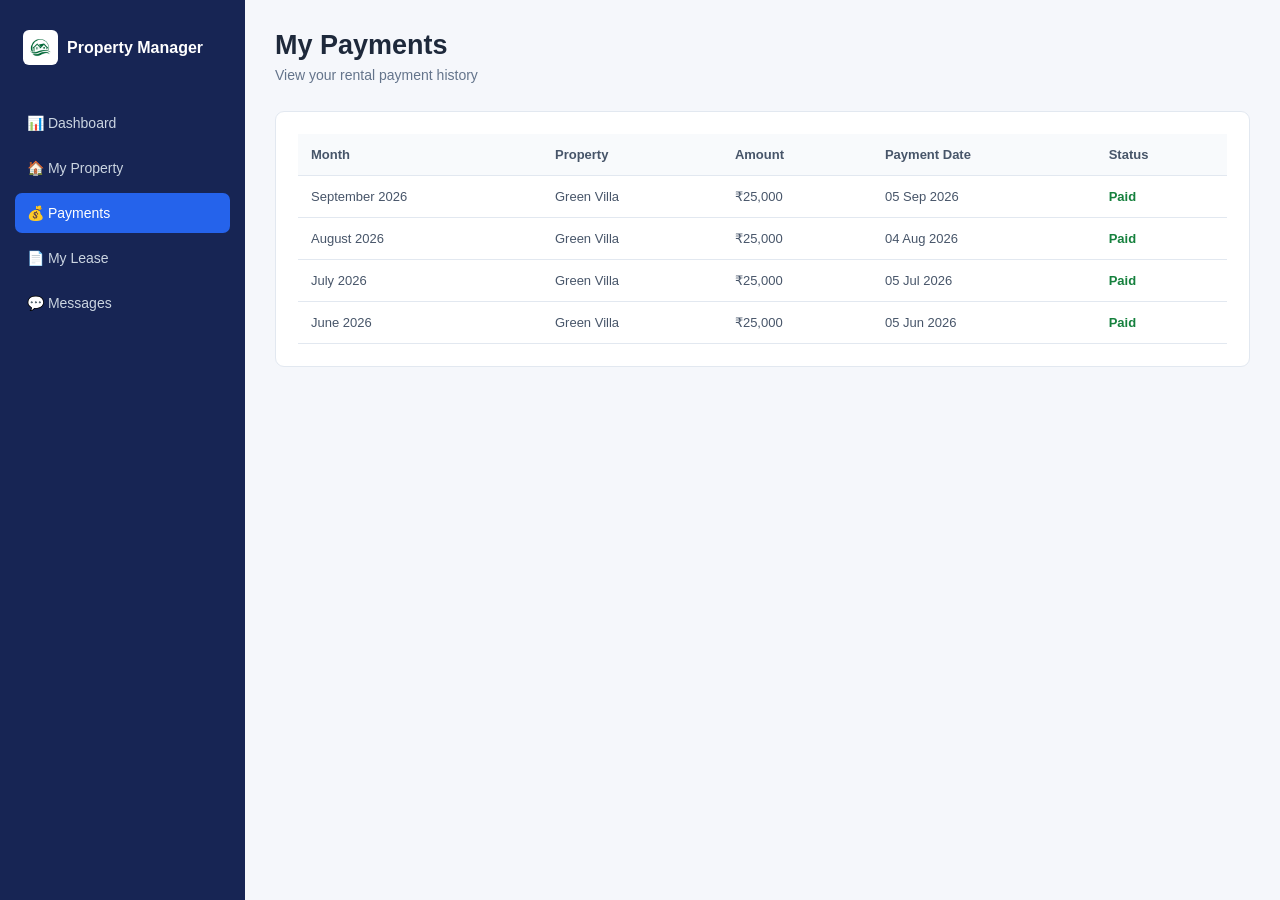
<file: tenant/payments.html>
<!DOCTYPE html>
<html lang="en">

<head>

    <meta charset="UTF-8">

    <meta name="viewport"
          content="width=device-width, initial-scale=1.0">

    <title>My Payments</title>

    <link rel="stylesheet"
          href="../css/style.css">

    <link rel="stylesheet"
          href="../css/dashboard.css">

    <link rel="stylesheet"
          href="../css/tables.css">

</head>


<body>


    <aside class="sidebar">

        <div class="sidebar-logo">

            <img src="../assets/images/logo.png">

            <span>Property Manager</span>

        </div>


        <nav class="sidebar-nav">

            <a href="dashboard.html">
                📊 Dashboard
            </a>

            <a href="property.html">
                🏠 My Property
            </a>

            <a href="payments.html"
               class="active">
                💰 Payments
            </a>

            <a href="lease.html">
                📄 My Lease
            </a>

            <a href="../communication/messages.html">
                💬 Messages
            </a>

        </nav>

    </aside>


    <main class="dashboard-main">


        <header class="dashboard-header">

            <div>

                <h1>My Payments</h1>

                <p>
                    View your rental payment history
                </p>

            </div>

        </header>


        <section class="dashboard-section">


            <div class="table-container">

                <table>

                    <thead>

                        <tr>

                            <th>Month</th>
                            <th>Property</th>
                            <th>Amount</th>
                            <th>Payment Date</th>
                            <th>Status</th>

                        </tr>

                    </thead>


                    <tbody id="tenantPaymentTable">
                    </tbody>

                </table>

            </div>


        </section>


    </main>


    <script src="../js/tenant.js"></script>

</body>
</html>
</file>
<file: css/style.css>
* {
    margin: 0;
    padding: 0;
    box-sizing: border-box;
}

html {
    scroll-behavior: smooth;
}

body {
    font-family: Arial, Helvetica, sans-serif;
    background: #f5f7fb;
    color: #1e293b;
}

a {
    text-decoration: none;
    color: inherit;
}

button,
input,
select,
textarea {
    font-family: inherit;
}


/* =========================
   NAVBAR
========================= */

.navbar {
    height: 70px;

    background: white;

    display: flex;

    align-items: center;

    justify-content: space-between;

    padding: 0 7%;

    border-bottom: 1px solid #e2e8f0;
}

.logo-area {
    display: flex;

    align-items: center;

    gap: 10px;

    font-size: 19px;

    font-weight: bold;
}

.logo-area img {
    width: 38px;

    height: 38px;

    object-fit: contain;
}

.navbar nav {
    display: flex;

    align-items: center;

    gap: 28px;
}

.navbar nav a {
    color: #475569;

    font-size: 14px;
}

.navbar nav a:hover,
.navbar nav a.active {
    color: #2563eb;
}

.nav-button {
    background: #2563eb;

    color: white !important;

    padding: 10px 17px;

    border-radius: 7px;
}

.nav-button:hover {
    background: #1d4ed8;

    color: white !important;
}


/* =========================
   HERO
========================= */

.hero {
    min-height: 570px;

    display: flex;

    align-items: center;

    justify-content: space-between;

    gap: 50px;

    padding: 70px 8%;

    background: white;
}

.hero-content {
    max-width: 570px;
}

.small-title {
    color: #2563eb;

    font-size: 12px;

    font-weight: bold;

    letter-spacing: 1px;

    margin-bottom: 12px;
}

.hero h1 {
    font-size: 48px;

    line-height: 1.15;

    margin-bottom: 20px;
}

.hero h1 span {
    display: block;

    color: #2563eb;
}

.hero-content > p:not(.small-title) {
    color: #64748b;

    line-height: 1.7;

    font-size: 16px;

    margin-bottom: 28px;
}

.hero-buttons {
    display: flex;

    gap: 12px;
}

.primary-button,
.secondary-button {
    display: inline-block;

    padding: 12px 20px;

    border-radius: 7px;

    font-size: 14px;

    border: none;

    cursor: pointer;
}

.primary-button {
    background: #2563eb;

    color: white;
}

.primary-button:hover {
    background: #1d4ed8;
}

.secondary-button {
    background: #eff6ff;

    color: #2563eb;
}

.hero-image {
    width: 48%;

    max-width: 600px;
}

.hero-image img {
    width: 100%;

    height: 370px;

    object-fit: cover;

    border-radius: 12px;
}


/* =========================
   FEATURES
========================= */

.features {
    padding: 75px 8%;
}

.section-title {
    text-align: center;

    margin-bottom: 40px;
}

.section-title p {
    color: #2563eb;

    font-size: 12px;

    font-weight: bold;

    letter-spacing: 1px;

    margin-bottom: 8px;
}

.section-title h2 {
    font-size: 32px;
}

.feature-grid {
    display: grid;

    grid-template-columns:
        repeat(4, 1fr);

    gap: 20px;
}

.feature-card {
    background: white;

    padding: 28px 22px;

    border: 1px solid #e2e8f0;

    border-radius: 10px;

    text-align: center;
}

.feature-card:hover {
    box-shadow:
        0 8px 25px rgba(15, 23, 42, 0.07);
}

.feature-icon {
    font-size: 32px;

    margin-bottom: 15px;
}

.feature-card h3 {
    margin-bottom: 10px;

    font-size: 18px;
}

.feature-card p {
    color: #64748b;

    line-height: 1.6;

    font-size: 14px;
}


/* =========================
   ABOUT
========================= */

.about {
    display: flex;

    align-items: center;

    gap: 60px;

    padding: 70px 8%;

    background: white;
}

.about-image,
.about-content {
    flex: 1;
}

.about-image img {
    width: 100%;

    height: 350px;

    object-fit: cover;

    border-radius: 10px;
}

.about-content h2 {
    font-size: 34px;

    margin-bottom: 20px;
}

.about-content > p:not(.small-title) {
    color: #64748b;

    line-height: 1.7;

    margin-bottom: 15px;
}

.about-content .primary-button {
    margin-top: 10px;
}


/* =========================
   FOOTER
========================= */

footer {
    background: #172554;

    color: white;

    padding: 30px 8%;

    display: flex;

    justify-content: space-between;

    align-items: center;
}

footer p {
    color: #cbd5e1;

    font-size: 13px;

    margin-top: 6px;
}


/* =========================
   RESPONSIVE
========================= */

@media (max-width: 900px) {

    .navbar {
        padding: 0 4%;
    }

    .navbar nav {
        gap: 12px;
    }

    .hero {
        flex-direction: column;

        padding: 50px 6%;
    }

    .hero-image {
        width: 100%;
    }

    .feature-grid {
        grid-template-columns:
            repeat(2, 1fr);
    }

    .about {
        flex-direction: column;
    }
}


@media (max-width: 600px) {

    .navbar {
        height: auto;

        padding: 15px;

        flex-direction: column;

        gap: 15px;
    }

    .navbar nav {
        flex-wrap: wrap;

        justify-content: center;
    }

    .hero h1 {
        font-size: 35px;
    }

    .feature-grid {
        grid-template-columns: 1fr;
    }

    footer {
        flex-direction: column;

        gap: 15px;

        text-align: center;
    }
}
</file>
<file: css/login.css>
.auth-body {
    min-height: 100vh;

    background: #f1f5f9;

    display: flex;

    justify-content: center;

    align-items: center;

    padding: 30px;
}


.auth-container {
    width: 900px;

    max-width: 100%;

    min-height: 560px;

    background: white;

    display: grid;

    grid-template-columns: 1fr 1fr;

    border-radius: 12px;

    overflow: hidden;

    box-shadow:
        0 10px 35px rgba(15, 23, 42, 0.1);
}


.auth-image {
    position: relative;

    overflow: hidden;
}

.auth-image img {
    width: 100%;

    height: 100%;

    object-fit: cover;
}

.auth-image::after {
    content: "";

    position: absolute;

    inset: 0;

    background: rgba(23, 37, 84, 0.65);
}

.auth-image-text {
    position: absolute;

    z-index: 2;

    bottom: 45px;

    left: 40px;

    right: 30px;

    color: white;
}

.auth-image-text h2 {
    font-size: 30px;

    margin-bottom: 10px;
}

.auth-image-text p {
    color: #e2e8f0;

    line-height: 1.6;
}


.auth-form {
    padding: 50px 45px;

    display: flex;

    flex-direction: column;

    justify-content: center;
}


.auth-logo {
    display: flex;

    align-items: center;

    gap: 9px;

    margin-bottom: 28px;
}

.auth-logo img {
    width: 35px;

    height: 35px;

    object-fit: contain;
}

.auth-logo h2 {
    font-size: 18px;
}


.auth-form h1,
.register-card h1 {
    font-size: 30px;

    margin-bottom: 7px;
}

.auth-subtitle {
    color: #64748b;

    font-size: 14px;

    margin-bottom: 25px;
}


.auth-form form,
.register-card form {
    display: flex;

    flex-direction: column;

    gap: 8px;
}

.auth-form label,
.register-card label {
    font-size: 13px;

    font-weight: bold;

    margin-top: 8px;
}


.auth-form input,
.auth-form select,
.register-card input,
.register-card select {
    width: 100%;

    padding: 12px;

    border: 1px solid #cbd5e1;

    border-radius: 7px;

    outline: none;
}

.auth-form input:focus,
.auth-form select:focus,
.register-card input:focus,
.register-card select:focus {
    border-color: #2563eb;
}


.auth-form button,
.register-card button {
    margin-top: 15px;

    padding: 12px;

    border: none;

    border-radius: 7px;

    background: #2563eb;

    color: white;

    cursor: pointer;

    font-size: 14px;
}

.auth-form button:hover,
.register-card button:hover {
    background: #1d4ed8;
}


.auth-bottom {
    text-align: center;

    font-size: 13px;

    color: #64748b;

    margin-top: 20px;
}

.auth-bottom a {
    color: #2563eb;

    font-weight: bold;
}


.back-home {
    text-align: center;

    color: #64748b;

    font-size: 13px;

    margin-top: 18px;
}

.back-home:hover {
    color: #2563eb;
}


/* REGISTER */

.register-card {
    width: 500px;

    max-width: 100%;

    background: white;

    padding: 45px;

    border-radius: 12px;

    box-shadow:
        0 10px 35px rgba(15, 23, 42, 0.1);
}


@media (max-width: 700px) {

    .auth-container {
        grid-template-columns: 1fr;
    }

    .auth-image {
        display: none;
    }

    .auth-form {
        padding: 35px 25px;
    }
}
</file>
<file: css/dashboard.css>
/* =========================
   SIDEBAR
========================= */

.sidebar {
    width: 245px;

    height: 100vh;

    position: fixed;

    left: 0;

    top: 0;

    background: #172554;

    color: white;

    display: flex;

    flex-direction: column;

    padding: 22px 15px;

    z-index: 10;
}


.sidebar-logo {
    display: flex;

    align-items: center;

    gap: 9px;

    font-weight: bold;

    font-size: 16px;

    padding: 8px;

    margin-bottom: 30px;
}


.sidebar-logo img {
    width: 35px;

    height: 35px;

    object-fit: contain;

    background: white;

    border-radius: 6px;

    padding: 3px;
}


.sidebar-nav {
    display: flex;

    flex-direction: column;

    gap: 5px;
}


.sidebar-nav a,
.sidebar-bottom a {
    color: #cbd5e1;

    padding: 12px;

    border-radius: 7px;

    font-size: 14px;
}


.sidebar-nav a:hover,
.sidebar-nav a.active,
.sidebar-bottom a:hover {
    background: #2563eb;

    color: white;
}


.sidebar-bottom {
    margin-top: auto;

    display: flex;

    flex-direction: column;

    gap: 5px;
}


/* =========================
   MAIN
========================= */

.dashboard-main {
    margin-left: 245px;

    padding: 30px;

    min-height: 100vh;

    background: #f5f7fb;
}


/* =========================
   HEADER
========================= */

.dashboard-header {
    display: flex;

    align-items: center;

    justify-content: space-between;

    margin-bottom: 28px;
}

.dashboard-header h1 {
    font-size: 27px;

    margin-bottom: 6px;
}

.dashboard-header p {
    color: #64748b;

    font-size: 14px;
}


.profile-area {
    display: flex;

    align-items: center;

    gap: 10px;

    background: white;

    padding: 8px 12px;

    border-radius: 8px;

    border: 1px solid #e2e8f0;
}

.profile-area img {
    width: 38px;

    height: 38px;

    object-fit: cover;

    border-radius: 50%;
}

.profile-area div {
    display: flex;

    flex-direction: column;

    gap: 3px;
}

.profile-area small {
    color: #64748b;

    font-size: 11px;
}


/* =========================
   STATISTICS
========================= */

.stats-grid {
    display: grid;

    grid-template-columns:
        repeat(4, 1fr);

    gap: 18px;

    margin-bottom: 25px;
}

.stat-card {
    background: white;

    border: 1px solid #e2e8f0;

    border-radius: 9px;

    padding: 20px;

    display: flex;

    align-items: center;

    gap: 15px;
}

.stat-icon {
    width: 48px;

    height: 48px;

    border-radius: 8px;

    background: #eff6ff;

    display: flex;

    align-items: center;

    justify-content: center;

    font-size: 23px;
}

.stat-card h3 {
    font-size: 23px;

    margin-bottom: 4px;
}

.stat-card p {
    color: #64748b;

    font-size: 12px;
}


/* =========================
   SECTION
========================= */

.dashboard-section {
    background: white;

    border: 1px solid #e2e8f0;

    border-radius: 9px;

    padding: 22px;

    margin-bottom: 25px;
}


.section-heading {
    display: flex;

    justify-content: space-between;

    align-items: center;

    margin-bottom: 20px;
}

.section-heading h2 {
    font-size: 19px;

    margin-bottom: 5px;
}

.section-heading p {
    color: #64748b;

    font-size: 13px;
}


.small-button {
    padding: 9px 15px;

    border-radius: 6px;

    background: #eff6ff;

    color: #2563eb;

    font-size: 12px;
}


/* =========================
   PROPERTY CARDS
========================= */

.property-grid {
    display: grid;

    grid-template-columns:
        repeat(3, 1fr);

    gap: 18px;
}


.property-card {
    border: 1px solid #e2e8f0;

    border-radius: 9px;

    overflow: hidden;

    background: white;
}

.property-card:hover {
    box-shadow:
        0 7px 20px rgba(15, 23, 42, 0.08);
}


.property-card img {
    width: 100%;

    height: 155px;

    object-fit: cover;
}


.property-info {
    padding: 15px;
}

.property-info h3 {
    font-size: 17px;

    margin-bottom: 7px;
}

.property-info p {
    color: #64748b;

    font-size: 13px;

    margin-bottom: 6px;
}

.property-rent {
    font-weight: bold;

    color: #2563eb;

    margin-top: 10px;

    display: block;
}


.status-badge {
    display: inline-block;

    background: #dcfce7;

    color: #15803d;

    padding: 5px 9px;

    border-radius: 20px;

    font-size: 11px;

    margin-top: 8px;
}

.status-badge.pending {
    background: #fef3c7;

    color: #b45309;
}

.status-badge.expired {
    background: #fee2e2;

    color: #b91c1c;
}


/* =========================
   TABLE
========================= */

.table-container {
    overflow-x: auto;
}

table {
    width: 100%;

    border-collapse: collapse;
}

th,
td {
    padding: 13px;

    text-align: left;

    border-bottom: 1px solid #e2e8f0;

    font-size: 13px;
}

th {
    color: #475569;

    background: #f8fafc;

    font-weight: bold;
}

td {
    color: #475569;
}

.paid {
    color: #15803d;

    font-weight: bold;
}

.pending {
    color: #b45309;

    font-weight: bold;
}


/* =========================
   SEARCH
========================= */

.search-area {
    display: flex;

    gap: 10px;

    margin-bottom: 22px;
}

.search-area input,
.search-area select {
    padding: 11px;

    border: 1px solid #cbd5e1;

    border-radius: 7px;

    outline: none;

    font-size: 13px;
}

.search-area input {
    flex: 1;
}

.search-area input:focus,
.search-area select:focus {
    border-color: #2563eb;
}


/* =========================
   FORM
========================= */

.form-section {
    background: white;

    border: 1px solid #e2e8f0;

    border-radius: 9px;

    padding: 30px;

    max-width: 850px;
}


.property-form {
    display: flex;

    flex-direction: column;

    gap: 18px;
}


.form-group {
    display: flex;

    flex-direction: column;

    gap: 7px;

    flex: 1;
}


.form-group label {
    font-size: 13px;

    font-weight: bold;
}


.form-group input,
.form-group select,
.form-group textarea {
    width: 100%;

    padding: 12px;

    border: 1px solid #cbd5e1;

    border-radius: 7px;

    outline: none;

    resize: vertical;
}


.form-group input:focus,
.form-group select:focus,
.form-group textarea:focus {
    border-color: #2563eb;
}


.form-row {
    display: flex;

    gap: 18px;
}


.form-actions {
    display: flex;

    justify-content: flex-end;

    gap: 10px;

    margin-top: 8px;
}


.form-actions button {
    background: #2563eb;

    color: white;

    border: none;

    padding: 11px 20px;

    border-radius: 7px;

    cursor: pointer;
}


.cancel-button {
    padding: 11px 20px;

    border-radius: 7px;

    background: #f1f5f9;

    color: #475569;

    font-size: 14px;
}


/* =========================
   TENANT PROPERTY
========================= */

.tenant-property-card {
    background: white;

    border: 1px solid #e2e8f0;

    border-radius: 10px;

    display: flex;

    overflow: hidden;

    margin-bottom: 25px;
}


.tenant-property-image {
    width: 40%;
}


.tenant-property-image img {
    width: 100%;

    height: 100%;

    min-height: 260px;

    object-fit: cover;
}


.tenant-property-info {
    padding: 30px;
}


.tenant-property-info h2 {
    font-size: 27px;

    margin-bottom: 8px;
}


.tenant-property-info > p:not(.small-title) {
    color: #64748b;

    margin-bottom: 20px;
}


.tenant-details {
    display: flex;

    gap: 45px;
}


.tenant-details div {
    display: flex;

    flex-direction: column;

    gap: 5px;
}


.tenant-details span {
    color: #64748b;

    font-size: 12px;
}


.success-text {
    color: #15803d;
}


/* =========================
   PROPERTY DETAIL
========================= */

.property-detail {
    background: white;

    border: 1px solid #e2e8f0;

    border-radius: 10px;

    overflow: hidden;

    display: flex;
}


.property-detail > img {
    width: 45%;

    min-height: 400px;

    object-fit: cover;
}


.property-detail-content {
    padding: 35px;
}


.property-detail-content h1 {
    font-size: 30px;

    margin: 15px 0 7px;
}


.property-detail-content > p {
    color: #64748b;

    line-height: 1.7;

    margin: 10px 0;
}


.detail-grid {
    display: grid;

    grid-template-columns:
        repeat(2, 1fr);

    gap: 20px;

    margin-top: 25px;
}


.detail-grid div {
    display: flex;

    flex-direction: column;

    gap: 5px;
}


.detail-grid span {
    color: #64748b;

    font-size: 12px;
}


/* =========================
   LEASE
========================= */

.lease-card {
    background: white;

    border: 1px solid #e2e8f0;

    border-radius: 10px;

    padding: 30px;

    max-width: 900px;
}


.lease-header {
    display: flex;

    justify-content: space-between;

    align-items: center;

    padding-bottom: 22px;

    border-bottom: 1px solid #e2e8f0;
}


.lease-header h2 {
    margin-top: 5px;
}


.lease-details {
    display: grid;

    grid-template-columns:
        repeat(3, 1fr);

    gap: 25px;

    padding-top: 25px;
}


.lease-details div {
    display: flex;

    flex-direction: column;

    gap: 6px;
}


.lease-details span {
    color: #64748b;

    font-size: 12px;
}


/* =========================
   MESSAGES
========================= */

.message-section {
    height: 600px;

    background: white;

    border: 1px solid #e2e8f0;

    border-radius: 10px;

    display: grid;

    grid-template-columns: 280px 1fr;

    overflow: hidden;
}


.conversation-list {
    border-right: 1px solid #e2e8f0;

    padding: 20px;
}


.conversation-list h3 {
    margin-bottom: 18px;
}


.conversation {
    display: flex;

    align-items: center;

    gap: 10px;

    padding: 12px;

    border-radius: 7px;

    cursor: pointer;

    margin-bottom: 5px;
}


.conversation:hover,
.conversation.active {
    background: #eff6ff;
}


.conversation img {
    width: 38px;

    height: 38px;

    border-radius: 50%;

    object-fit: cover;
}


.conversation div {
    display: flex;

    flex-direction: column;

    gap: 4px;
}


.conversation small {
    color: #64748b;

    font-size: 11px;
}


.chat-area {
    display: flex;

    flex-direction: column;
}


.chat-header {
    padding: 18px;

    border-bottom: 1px solid #e2e8f0;
}


.chat-header div {
    display: flex;

    flex-direction: column;

    gap: 4px;
}


.chat-header small {
    color: #64748b;

    font-size: 11px;
}


.chat-messages {
    flex: 1;

    padding: 25px;

    overflow-y: auto;

    background: #f8fafc;
}


.message {
    max-width: 65%;

    padding: 10px 13px;

    border-radius: 8px;

    margin-bottom: 12px;
}


.message p {
    font-size: 13px;

    line-height: 1.5;
}


.message small {
    display: block;

    font-size: 10px;

    margin-top: 5px;

    opacity: 0.7;
}


.message.received {
    background: white;

    border: 1px solid #e2e8f0;
}


.message.sent {
    background: #2563eb;

    color: white;

    margin-left: auto;
}


.message-form {
    display: flex;

    padding: 15px;

    border-top: 1px solid #e2e8f0;

    gap: 10px;
}


.message-form input {
    flex: 1;

    padding: 11px;

    border: 1px solid #cbd5e1;

    border-radius: 7px;

    outline: none;
}


.message-form button {
    border: none;

    background: #2563eb;

    color: white;

    padding: 10px 18px;

    border-radius: 7px;

    cursor: pointer;
}


/* =========================
   RESPONSIVE
========================= */

@media (max-width: 1000px) {

    .stats-grid {
        grid-template-columns:
            repeat(2, 1fr);
    }

    .property-grid {
        grid-template-columns:
            repeat(2, 1fr);
    }

    .sidebar {
        width: 210px;
    }

    .dashboard-main {
        margin-left: 210px;
    }

    .tenant-property-card,
    .property-detail {
        flex-direction: column;
    }

    .tenant-property-image,
    .property-detail > img {
        width: 100%;
    }
}


@media (max-width: 700px) {

    .sidebar {
        position: relative;

        width: 100%;

        height: auto;
    }

    .sidebar-nav {
        flex-direction: row;

        overflow-x: auto;
    }

    .sidebar-bottom {
        display: none;
    }

    .dashboard-main {
        margin-left: 0;

        padding: 18px;
    }

    .dashboard-header {
        flex-direction: column;

        align-items: flex-start;

        gap: 15px;
    }

    .stats-grid,
    .property-grid {
        grid-template-columns: 1fr;
    }

    .form-row {
        flex-direction: column;
    }

    .tenant-details {
        flex-direction: column;

        gap: 15px;
    }

    .lease-details {
        grid-template-columns: 1fr;
    }

    .message-section {
        grid-template-columns: 1fr;

        height: auto;
    }

    .conversation-list {
        border-right: none;

        border-bottom: 1px solid #e2e8f0;
    }
}
</file>
<file: css/tables.css>
.table-container {
    width: 100%;

    overflow-x: auto;
}

table {
    min-width: 650px;
}

table tbody tr:hover {
    background: #f8fafc;
}

.table-profile {
    display: flex;

    align-items: center;

    gap: 9px;
}

.table-profile img {
    width: 32px;

    height: 32px;

    object-fit: cover;

    border-radius: 50%;
}

.table-profile div {
    display: flex;

    flex-direction: column;

    gap: 3px;
}

.table-profile small {
    color: #64748b;

    font-size: 11px;
}
</file>
<file: css/properties.css>
.property-grid {
    align-items: start;
}

.property-card {
    transition: 0.2s;
}

.property-card:hover {
    transform: translateY(-2px);
}

.property-card .view-property {
    display: inline-block;

    margin-top: 12px;

    padding: 8px 12px;

    background: #eff6ff;

    color: #2563eb;

    border-radius: 6px;

    font-size: 12px;
}
</file>
